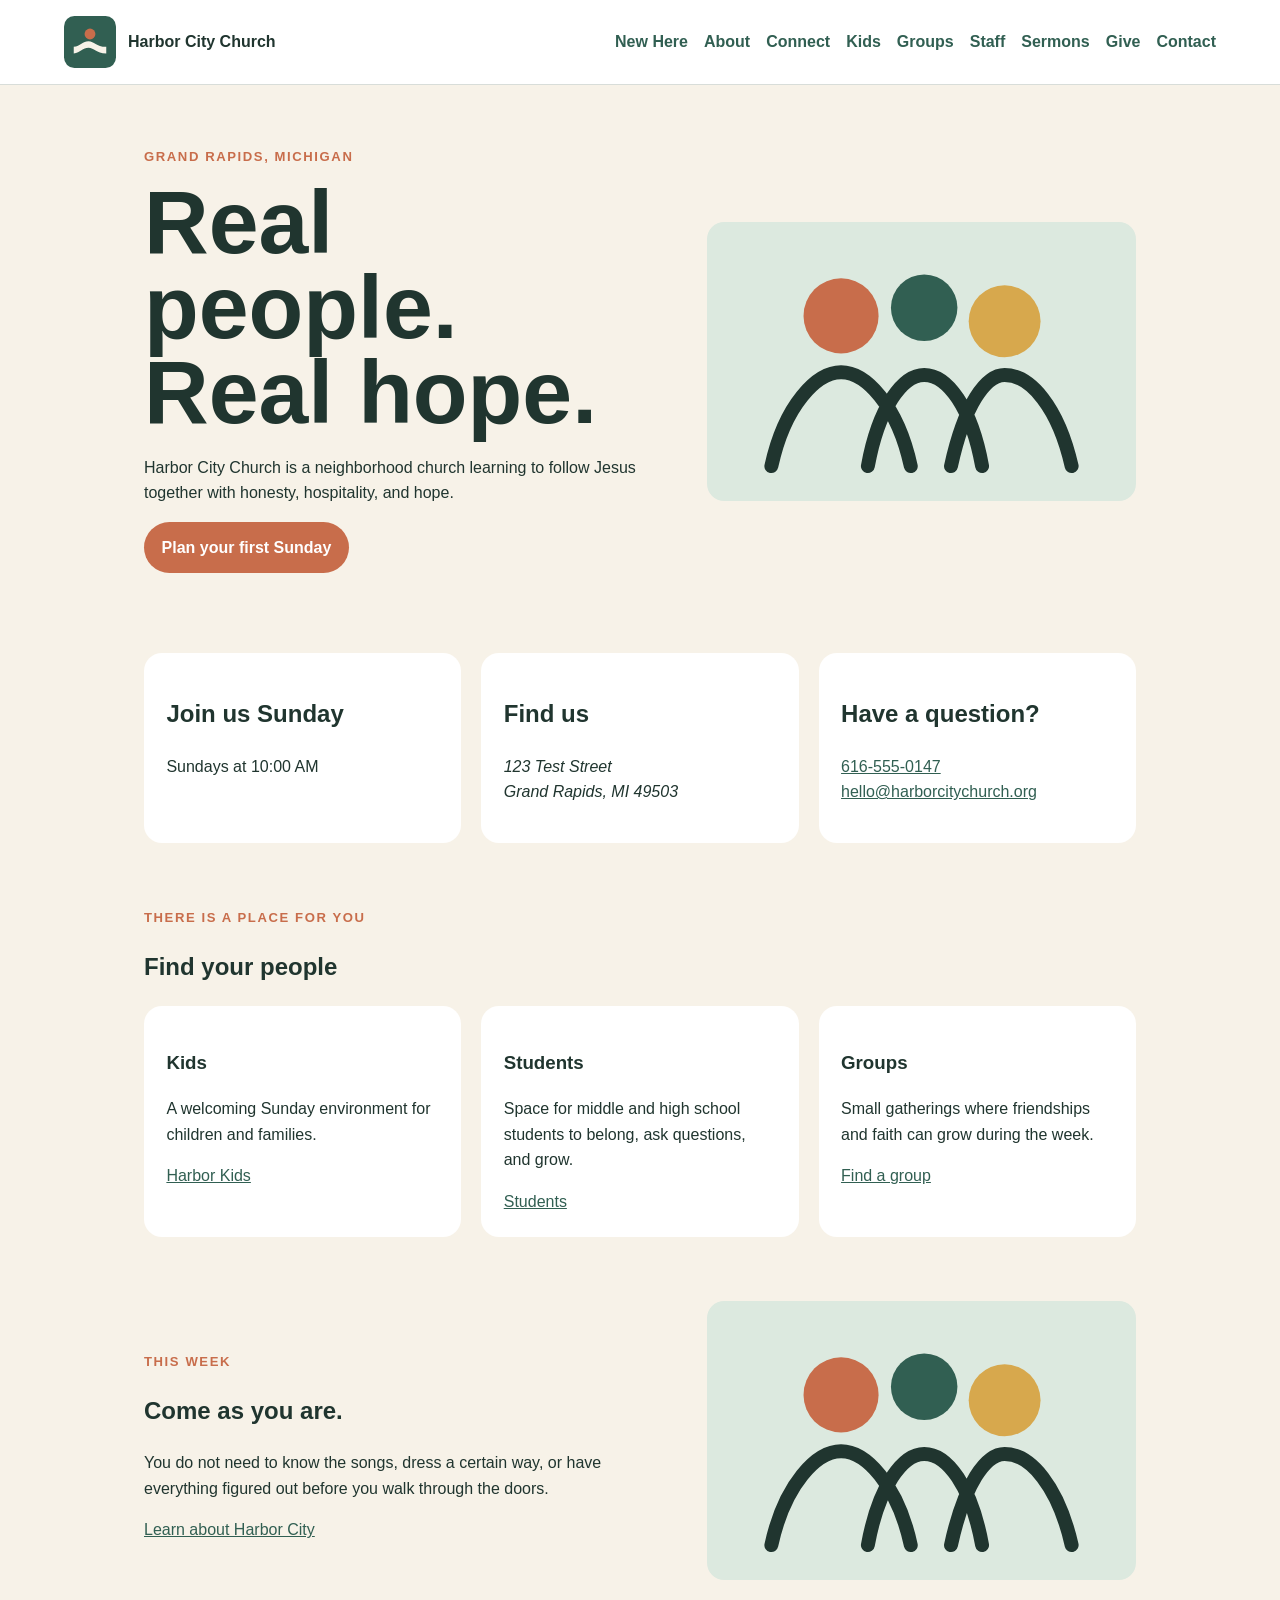
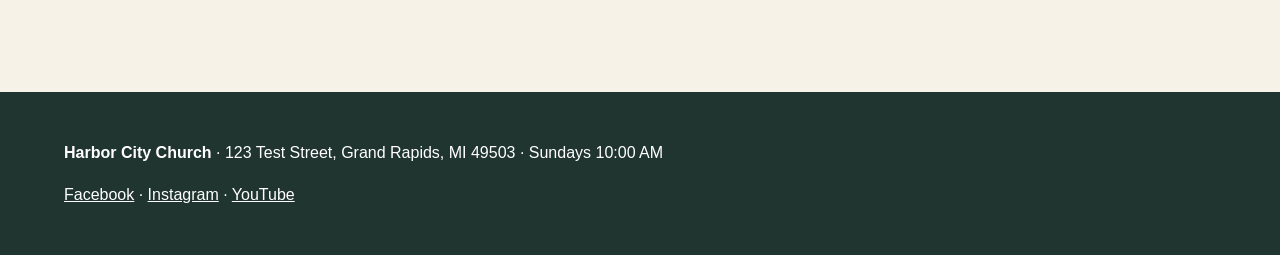
<file: index.html>
<!doctype html>
<html lang="en">
<head>
  <meta charset="utf-8">
  <meta name="viewport" content="width=device-width, initial-scale=1">
  <title>Harbor City Church | Real people. Real hope.</title>
  <meta name="description" content="Harbor City Church in Grand Rapids, Michigan. Join us Sundays at 10:00 AM. Real people. Real hope.">
  <link rel="stylesheet" href="assets/site.css">
</head>
<body>
<header class="site-header">
  <a class="brand" href="index.html"><img src="assets/images/logo.svg" alt="Harbor City Church logo"><span>Harbor City Church</span></a>
  <nav aria-label="Primary">
    <a href="new-here.html">New Here</a>
    <a href="about.html">About</a>
    <a href="connect.html">Connect</a>
    <a href="kids.html">Kids</a>
    <a href="groups.html">Groups</a>
    <a href="staff.html">Staff</a>
    <a href="sermons.html">Sermons</a>
    <a href="give.html">Give</a>
    <a href="contact.html">Contact</a>
  </nav>
</header>
<main>
  <section class="hero">
    <div>
      <p class="eyebrow">Grand Rapids, Michigan</p>
      <h1>Real people.<br>Real hope.</h1>
      <p>Harbor City Church is a neighborhood church learning to follow Jesus together with honesty, hospitality, and hope.</p>
      <p><a class="button" href="new-here.html">Plan your first Sunday</a></p>
    </div>
    <img src="assets/images/community.svg" alt="Illustration of people gathering in community">
  </section>
  <section class="facts">
    <article><h2>Join us Sunday</h2><p>Sundays at 10:00 AM</p></article>
    <article><h2>Find us</h2><address>123 Test Street<br>Grand Rapids, MI 49503</address></article>
    <article><h2>Have a question?</h2><p><a href="tel:+16165550147">616-555-0147</a><br><a href="mailto:hello@harborcitychurch.org">hello@harborcitychurch.org</a></p></article>
  </section>
  <section>
    <p class="eyebrow">There is a place for you</p>
    <h2>Find your people</h2>
    <div class="cards">
      <article><h3>Kids</h3><p>A welcoming Sunday environment for children and families.</p><a href="kids.html">Harbor Kids</a></article>
      <article><h3>Students</h3><p>Space for middle and high school students to belong, ask questions, and grow.</p><a href="students.html">Students</a></article>
      <article><h3>Groups</h3><p>Small gatherings where friendships and faith can grow during the week.</p><a href="groups.html">Find a group</a></article>
    </div>
  </section>
  <section class="split">
    <div><p class="eyebrow">This week</p><h2>Come as you are.</h2><p>You do not need to know the songs, dress a certain way, or have everything figured out before you walk through the doors.</p><a href="about.html">Learn about Harbor City</a></div>
    <img src="assets/images/community.svg" alt="Neighbors talking together outside church">
  </section>
</main>
<footer>
  <p><strong>Harbor City Church</strong> · 123 Test Street, Grand Rapids, MI 49503 · Sundays 10:00 AM</p>
  <p><a href="https://www.facebook.com/harborcitychurchfixture">Facebook</a> · <a href="https://www.instagram.com/harborcitychurchfixture">Instagram</a> · <a href="https://www.youtube.com/@harborcitychurchfixture">YouTube</a></p>
</footer>
</body>
</html>
</file>
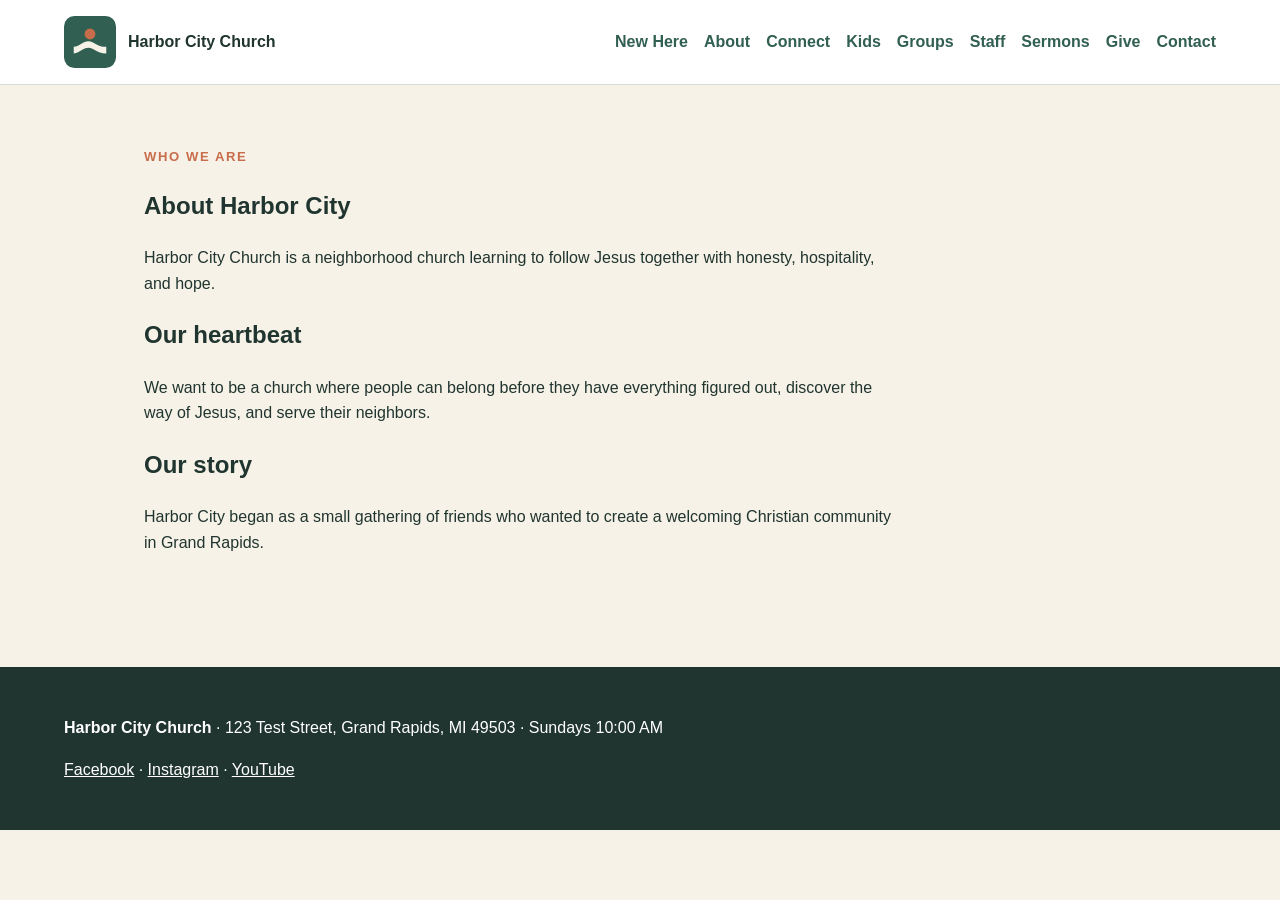
<file: about.html>
<!doctype html><html lang="en"><head><meta charset="utf-8"><meta name="viewport" content="width=device-width,initial-scale=1"><title>About | Harbor City Church</title><meta name="description" content="Learn the story and values of Harbor City Church."><link rel="stylesheet" href="assets/site.css"></head><body><header class="site-header"><a class="brand" href="index.html"><img src="assets/images/logo.svg" alt="Harbor City Church logo"><span>Harbor City Church</span></a><nav aria-label="Primary"><a href="new-here.html">New Here</a><a href="about.html">About</a><a href="connect.html">Connect</a><a href="kids.html">Kids</a><a href="groups.html">Groups</a><a href="staff.html">Staff</a><a href="sermons.html">Sermons</a><a href="give.html">Give</a><a href="contact.html">Contact</a></nav></header><main><section class="content"><p class="eyebrow">Who we are</p><h1>About Harbor City</h1><p>Harbor City Church is a neighborhood church learning to follow Jesus together with honesty, hospitality, and hope.</p><h2>Our heartbeat</h2><p>We want to be a church where people can belong before they have everything figured out, discover the way of Jesus, and serve their neighbors.</p><h2>Our story</h2><p>Harbor City began as a small gathering of friends who wanted to create a welcoming Christian community in Grand Rapids.</p></section></main><footer><p><strong>Harbor City Church</strong> · 123 Test Street, Grand Rapids, MI 49503 · Sundays 10:00 AM</p><p><a href="https://www.facebook.com/harborcitychurchfixture">Facebook</a> · <a href="https://www.instagram.com/harborcitychurchfixture">Instagram</a> · <a href="https://www.youtube.com/@harborcitychurchfixture">YouTube</a></p></footer></body></html>
</file>
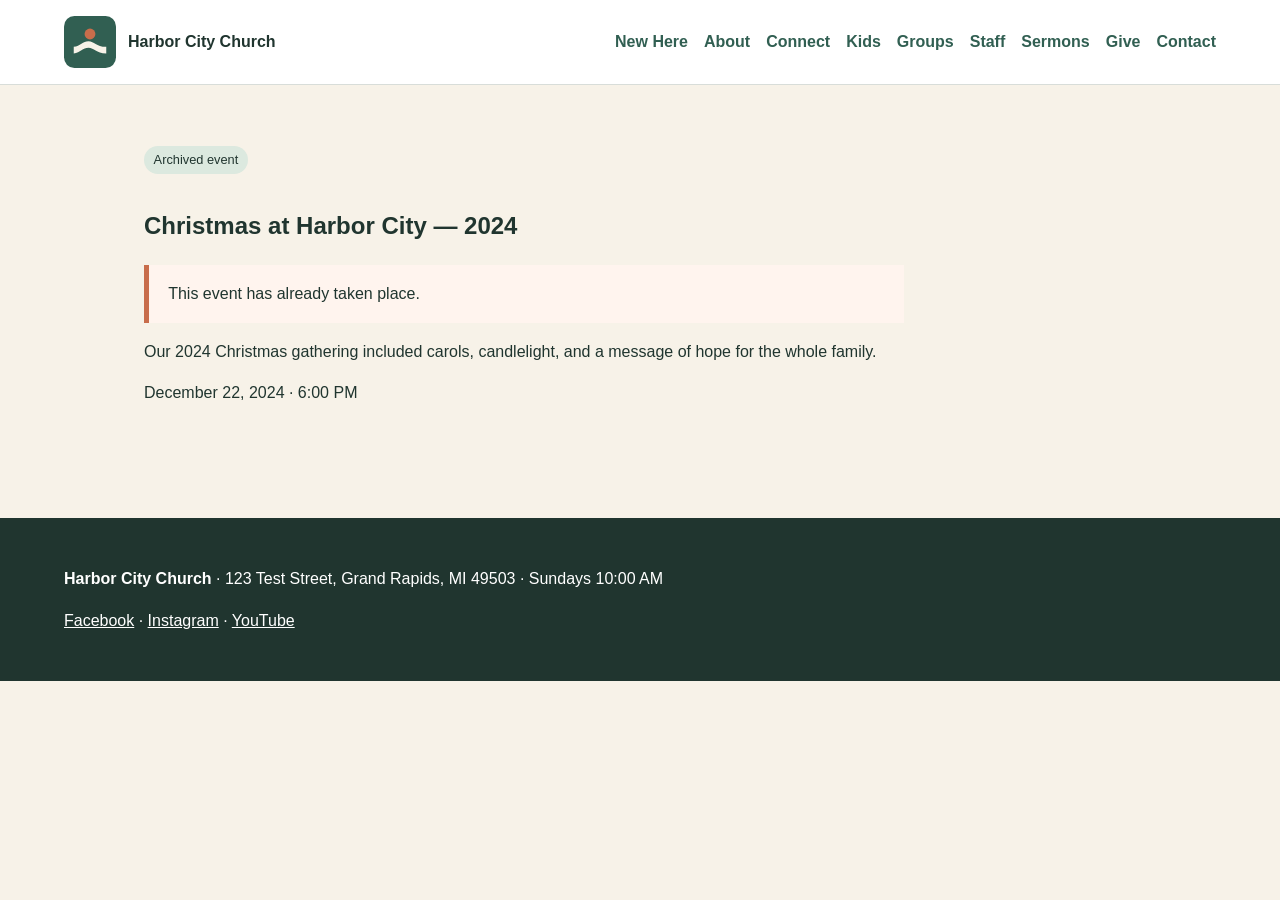
<file: christmas-2024.html>
<!doctype html><html lang="en"><head><meta charset="utf-8"><meta name="viewport" content="width=device-width,initial-scale=1"><title>Christmas 2024 | Harbor City Church</title><meta name="description" content="Archived Christmas 2024 event page."><link rel="stylesheet" href="assets/site.css"></head><body><header class="site-header"><a class="brand" href="index.html"><img src="assets/images/logo.svg" alt="Harbor City Church logo"><span>Harbor City Church</span></a><nav aria-label="Primary"><a href="new-here.html">New Here</a><a href="about.html">About</a><a href="connect.html">Connect</a><a href="kids.html">Kids</a><a href="groups.html">Groups</a><a href="staff.html">Staff</a><a href="sermons.html">Sermons</a><a href="give.html">Give</a><a href="contact.html">Contact</a></nav></header><main><section class="content"><p class="tag">Archived event</p><h1>Christmas at Harbor City — 2024</h1><p class="notice">This event has already taken place.</p><p>Our 2024 Christmas gathering included carols, candlelight, and a message of hope for the whole family.</p><p>December 22, 2024 · 6:00 PM</p></section></main><footer><p><strong>Harbor City Church</strong> · 123 Test Street, Grand Rapids, MI 49503 · Sundays 10:00 AM</p><p><a href="https://www.facebook.com/harborcitychurchfixture">Facebook</a> · <a href="https://www.instagram.com/harborcitychurchfixture">Instagram</a> · <a href="https://www.youtube.com/@harborcitychurchfixture">YouTube</a></p></footer></body></html>
</file>
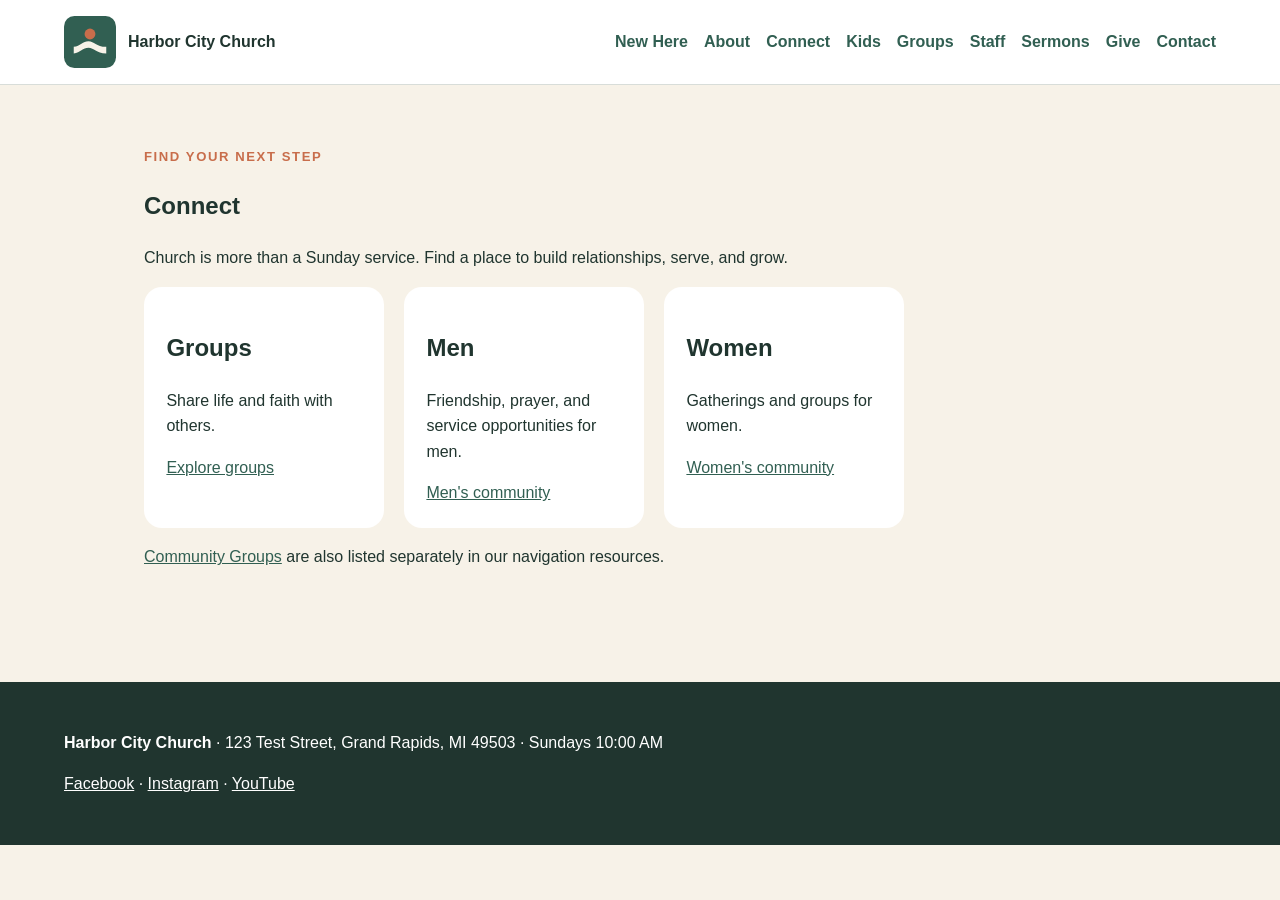
<file: connect.html>
<!doctype html><html lang="en"><head><meta charset="utf-8"><meta name="viewport" content="width=device-width,initial-scale=1"><title>Connect | Harbor City Church</title><meta name="description" content="Ways to connect with ministries and community at Harbor City Church."><link rel="stylesheet" href="assets/site.css"></head><body><header class="site-header"><a class="brand" href="index.html"><img src="assets/images/logo.svg" alt="Harbor City Church logo"><span>Harbor City Church</span></a><nav aria-label="Primary"><a href="new-here.html">New Here</a><a href="about.html">About</a><a href="connect.html">Connect</a><a href="kids.html">Kids</a><a href="groups.html">Groups</a><a href="staff.html">Staff</a><a href="sermons.html">Sermons</a><a href="give.html">Give</a><a href="contact.html">Contact</a></nav></header><main><section class="content"><p class="eyebrow">Find your next step</p><h1>Connect</h1><p>Church is more than a Sunday service. Find a place to build relationships, serve, and grow.</p><div class="cards"><article><h2>Groups</h2><p>Share life and faith with others.</p><a href="groups.html">Explore groups</a></article><article><h2>Men</h2><p>Friendship, prayer, and service opportunities for men.</p><a href="men.html">Men's community</a></article><article><h2>Women</h2><p>Gatherings and groups for women.</p><a href="women.html">Women's community</a></article></div><p><a href="groups.html">Community Groups</a> are also listed separately in our navigation resources.</p></section></main><footer><p><strong>Harbor City Church</strong> · 123 Test Street, Grand Rapids, MI 49503 · Sundays 10:00 AM</p><p><a href="https://www.facebook.com/harborcitychurchfixture">Facebook</a> · <a href="https://www.instagram.com/harborcitychurchfixture">Instagram</a> · <a href="https://www.youtube.com/@harborcitychurchfixture">YouTube</a></p></footer></body></html>
</file>
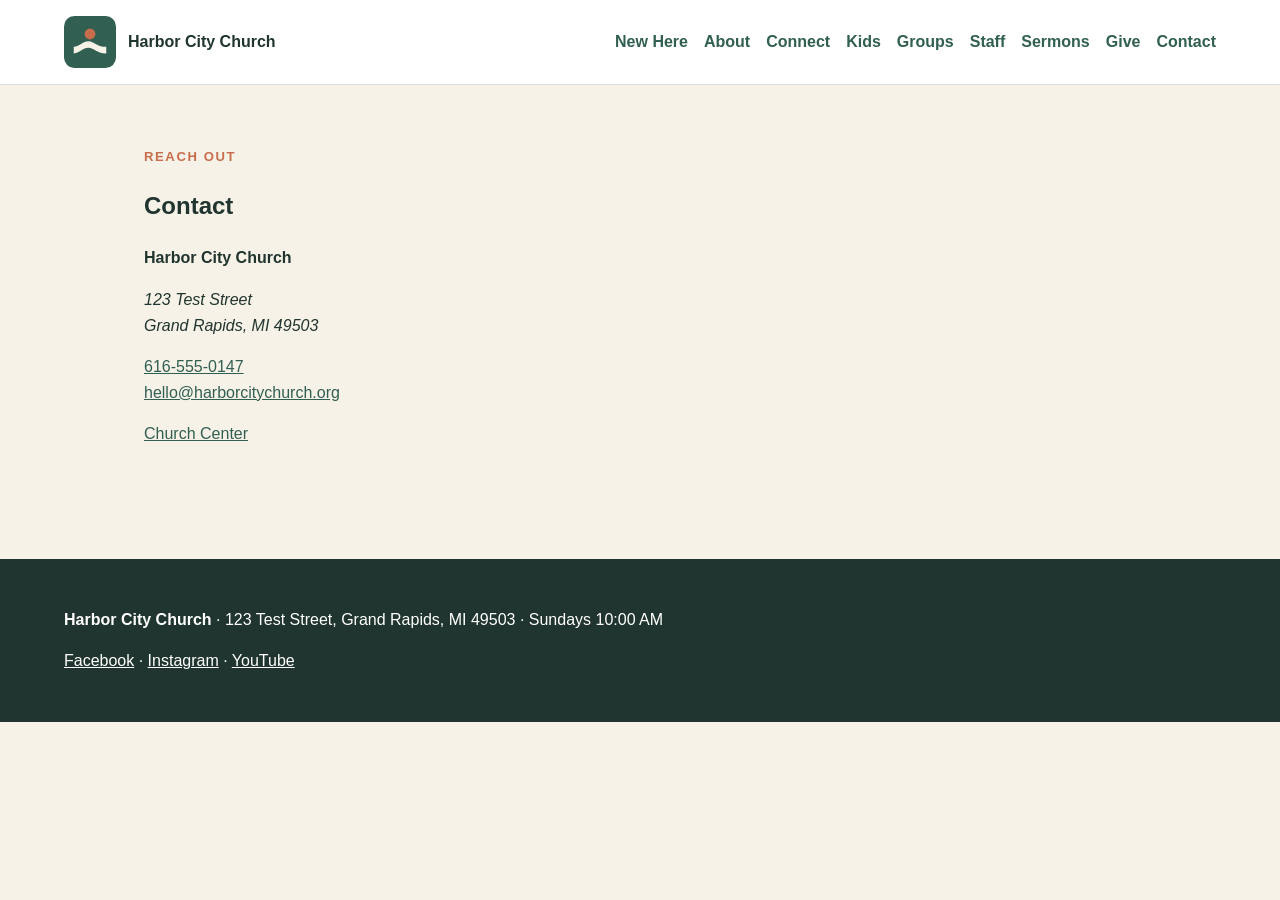
<file: contact.html>
<!doctype html><html lang="en"><head><meta charset="utf-8"><meta name="viewport" content="width=device-width,initial-scale=1"><title>Contact | Harbor City Church</title><meta name="description" content="Contact Harbor City Church in Grand Rapids."><link rel="stylesheet" href="assets/site.css"></head><body><header class="site-header"><a class="brand" href="index.html"><img src="assets/images/logo.svg" alt="Harbor City Church logo"><span>Harbor City Church</span></a><nav aria-label="Primary"><a href="new-here.html">New Here</a><a href="about.html">About</a><a href="connect.html">Connect</a><a href="kids.html">Kids</a><a href="groups.html">Groups</a><a href="staff.html">Staff</a><a href="sermons.html">Sermons</a><a href="give.html">Give</a><a href="contact.html">Contact</a></nav></header><main><section class="content"><p class="eyebrow">Reach out</p><h1>Contact</h1><p><strong>Harbor City Church</strong></p><address>123 Test Street<br>Grand Rapids, MI 49503</address><p><a href="tel:+16165550147">616-555-0147</a><br><a href="mailto:hello@harborcitychurch.org">hello@harborcitychurch.org</a></p><p><a href="https://harborcitychurch.churchcenter.com">Church Center</a></p></section></main><footer><p><strong>Harbor City Church</strong> · 123 Test Street, Grand Rapids, MI 49503 · Sundays 10:00 AM</p><p><a href="https://www.facebook.com/harborcitychurchfixture">Facebook</a> · <a href="https://www.instagram.com/harborcitychurchfixture">Instagram</a> · <a href="https://www.youtube.com/@harborcitychurchfixture">YouTube</a></p></footer></body></html>
</file>
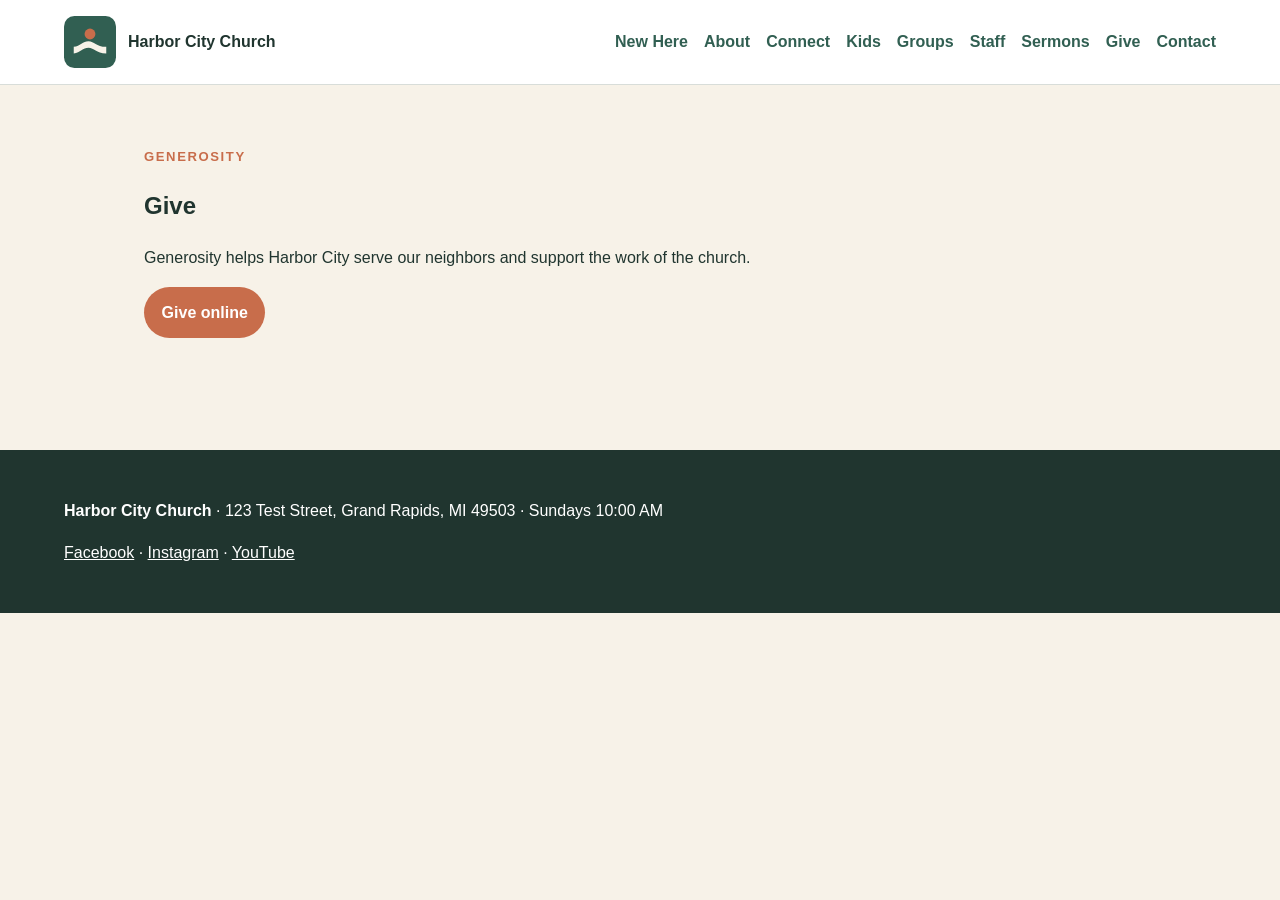
<file: give.html>
<!doctype html><html lang="en"><head><meta charset="utf-8"><meta name="viewport" content="width=device-width,initial-scale=1"><title>Give | Harbor City Church</title><meta name="description" content="Ways to support the mission of Harbor City Church."><link rel="stylesheet" href="assets/site.css"></head><body><header class="site-header"><a class="brand" href="index.html"><img src="assets/images/logo.svg" alt="Harbor City Church logo"><span>Harbor City Church</span></a><nav aria-label="Primary"><a href="new-here.html">New Here</a><a href="about.html">About</a><a href="connect.html">Connect</a><a href="kids.html">Kids</a><a href="groups.html">Groups</a><a href="staff.html">Staff</a><a href="sermons.html">Sermons</a><a href="give.html">Give</a><a href="contact.html">Contact</a></nav></header><main><section class="content"><p class="eyebrow">Generosity</p><h1>Give</h1><p>Generosity helps Harbor City serve our neighbors and support the work of the church.</p><p><a class="button" href="https://harborcitychurch.churchcenter.com/giving">Give online</a></p></section></main><footer><p><strong>Harbor City Church</strong> · 123 Test Street, Grand Rapids, MI 49503 · Sundays 10:00 AM</p><p><a href="https://www.facebook.com/harborcitychurchfixture">Facebook</a> · <a href="https://www.instagram.com/harborcitychurchfixture">Instagram</a> · <a href="https://www.youtube.com/@harborcitychurchfixture">YouTube</a></p></footer></body></html>
</file>
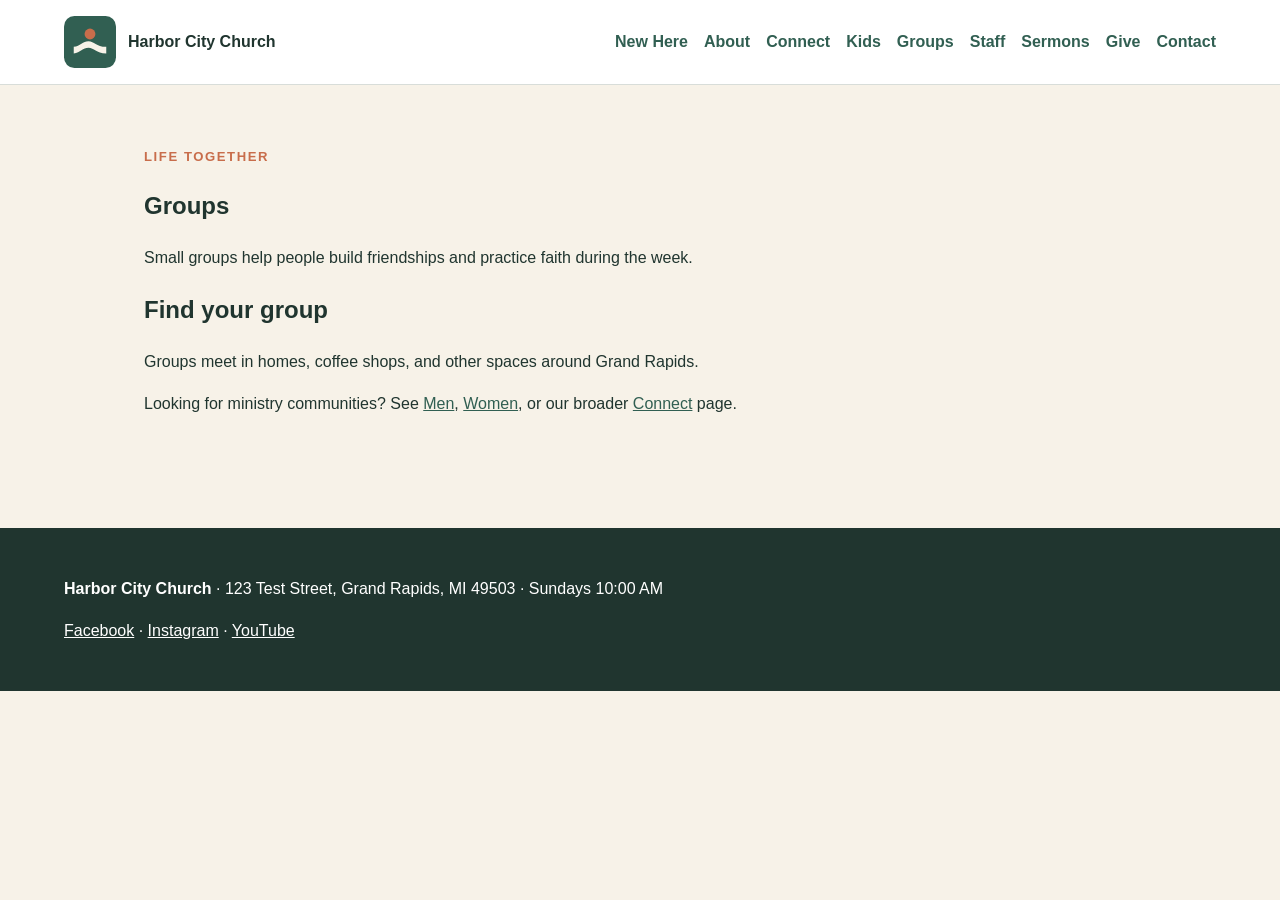
<file: groups.html>
<!doctype html><html lang="en"><head><meta charset="utf-8"><meta name="viewport" content="width=device-width,initial-scale=1"><title>Groups | Harbor City Church</title><meta name="description" content="Small groups and community at Harbor City Church."><link rel="stylesheet" href="assets/site.css"></head><body><header class="site-header"><a class="brand" href="index.html"><img src="assets/images/logo.svg" alt="Harbor City Church logo"><span>Harbor City Church</span></a><nav aria-label="Primary"><a href="new-here.html">New Here</a><a href="about.html">About</a><a href="connect.html">Connect</a><a href="kids.html">Kids</a><a href="groups.html">Groups</a><a href="staff.html">Staff</a><a href="sermons.html">Sermons</a><a href="give.html">Give</a><a href="contact.html">Contact</a></nav></header><main><section class="content"><p class="eyebrow">Life together</p><h1>Groups</h1><p>Small groups help people build friendships and practice faith during the week.</p><h2>Find your group</h2><p>Groups meet in homes, coffee shops, and other spaces around Grand Rapids.</p><p>Looking for ministry communities? See <a href="men.html">Men</a>, <a href="women.html">Women</a>, or our broader <a href="connect.html">Connect</a> page.</p></section></main><footer><p><strong>Harbor City Church</strong> · 123 Test Street, Grand Rapids, MI 49503 · Sundays 10:00 AM</p><p><a href="https://www.facebook.com/harborcitychurchfixture">Facebook</a> · <a href="https://www.instagram.com/harborcitychurchfixture">Instagram</a> · <a href="https://www.youtube.com/@harborcitychurchfixture">YouTube</a></p></footer></body></html>
</file>
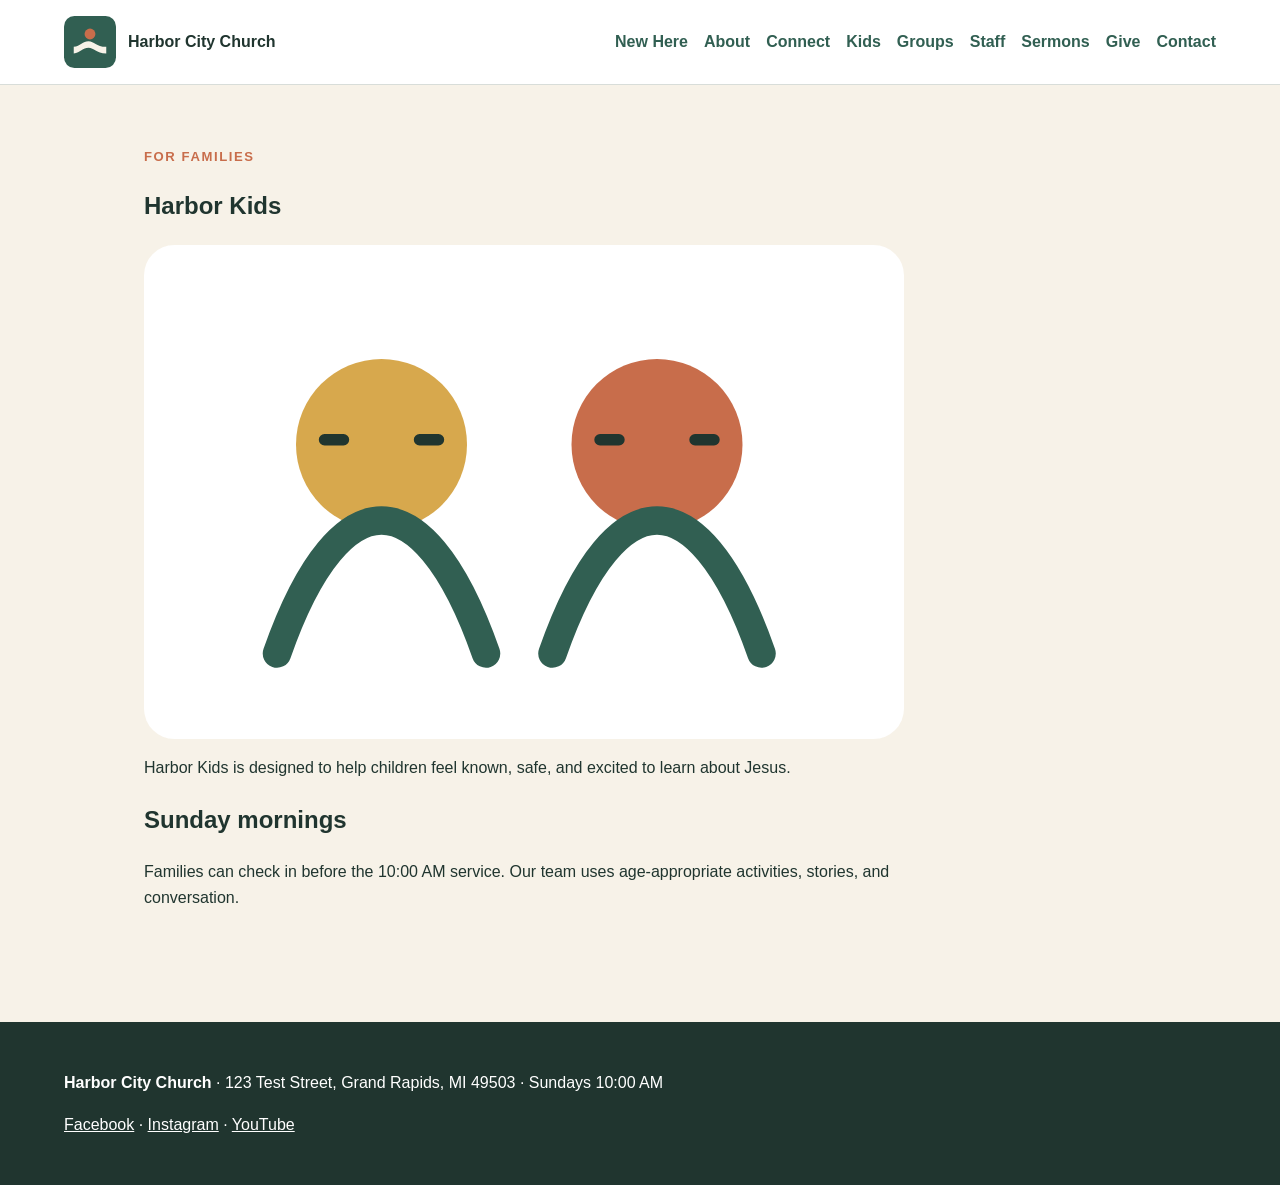
<file: kids.html>
<!doctype html><html lang="en"><head><meta charset="utf-8"><meta name="viewport" content="width=device-width,initial-scale=1"><title>Kids | Harbor City Church</title><meta name="description" content="Harbor Kids ministry information for families."><link rel="stylesheet" href="assets/site.css"></head><body><header class="site-header"><a class="brand" href="index.html"><img src="assets/images/logo.svg" alt="Harbor City Church logo"><span>Harbor City Church</span></a><nav aria-label="Primary"><a href="new-here.html">New Here</a><a href="about.html">About</a><a href="connect.html">Connect</a><a href="kids.html">Kids</a><a href="groups.html">Groups</a><a href="staff.html">Staff</a><a href="sermons.html">Sermons</a><a href="give.html">Give</a><a href="contact.html">Contact</a></nav></header><main><section class="content"><p class="eyebrow">For families</p><h1>Harbor Kids</h1><img src="assets/images/kids.svg" alt="Illustration of two children"><p>Harbor Kids is designed to help children feel known, safe, and excited to learn about Jesus.</p><h2>Sunday mornings</h2><p>Families can check in before the 10:00 AM service. Our team uses age-appropriate activities, stories, and conversation.</p></section></main><footer><p><strong>Harbor City Church</strong> · 123 Test Street, Grand Rapids, MI 49503 · Sundays 10:00 AM</p><p><a href="https://www.facebook.com/harborcitychurchfixture">Facebook</a> · <a href="https://www.instagram.com/harborcitychurchfixture">Instagram</a> · <a href="https://www.youtube.com/@harborcitychurchfixture">YouTube</a></p></footer></body></html>
</file>
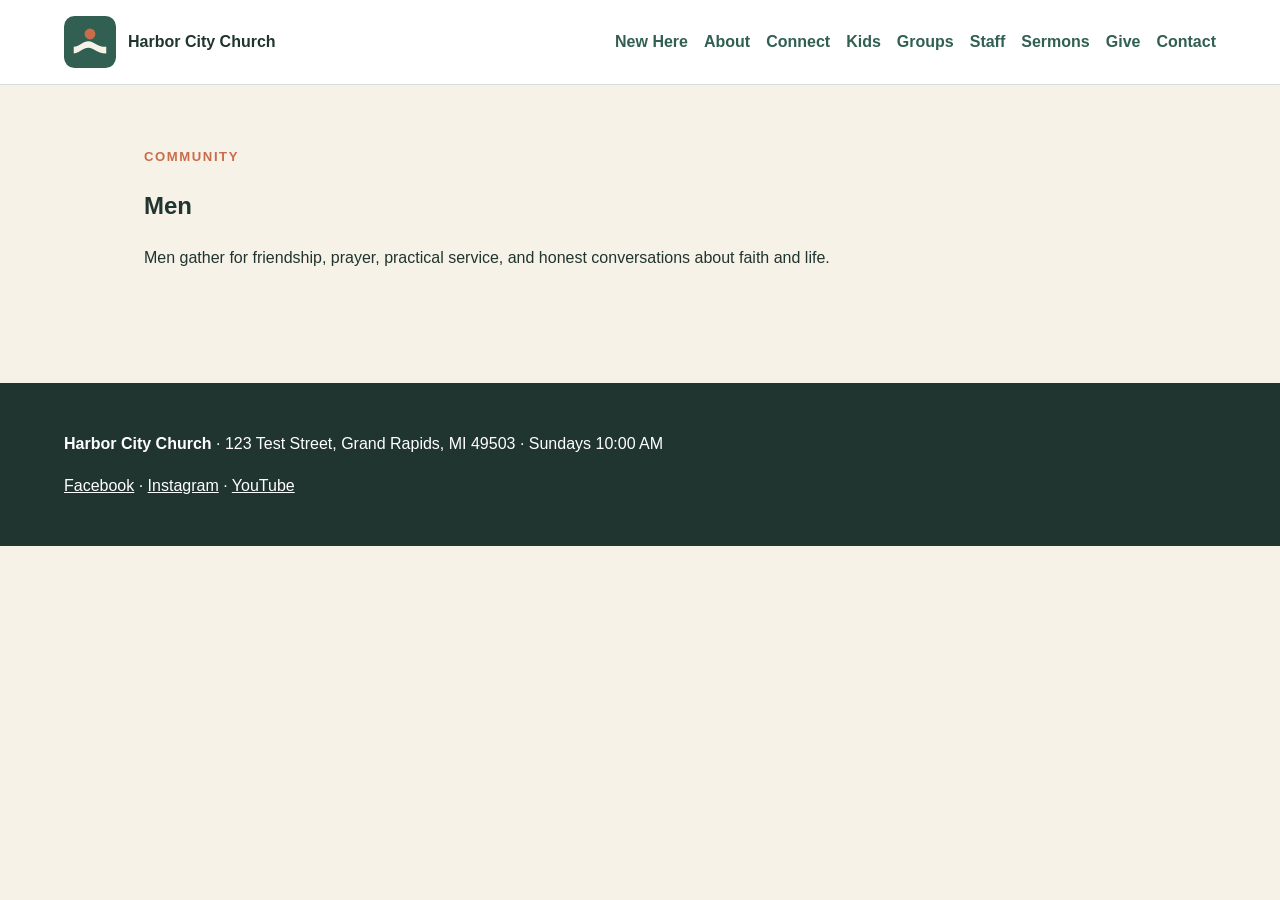
<file: men.html>
<!doctype html><html lang="en"><head><meta charset="utf-8"><meta name="viewport" content="width=device-width,initial-scale=1"><title>Men | Harbor City Church</title><meta name="description" content="Men's ministry at Harbor City Church."><link rel="stylesheet" href="assets/site.css"></head><body><header class="site-header"><a class="brand" href="index.html"><img src="assets/images/logo.svg" alt="Harbor City Church logo"><span>Harbor City Church</span></a><nav aria-label="Primary"><a href="new-here.html">New Here</a><a href="about.html">About</a><a href="connect.html">Connect</a><a href="kids.html">Kids</a><a href="groups.html">Groups</a><a href="staff.html">Staff</a><a href="sermons.html">Sermons</a><a href="give.html">Give</a><a href="contact.html">Contact</a></nav></header><main><section class="content"><p class="eyebrow">Community</p><h1>Men</h1><p>Men gather for friendship, prayer, practical service, and honest conversations about faith and life.</p></section></main><footer><p><strong>Harbor City Church</strong> · 123 Test Street, Grand Rapids, MI 49503 · Sundays 10:00 AM</p><p><a href="https://www.facebook.com/harborcitychurchfixture">Facebook</a> · <a href="https://www.instagram.com/harborcitychurchfixture">Instagram</a> · <a href="https://www.youtube.com/@harborcitychurchfixture">YouTube</a></p></footer></body></html>
</file>
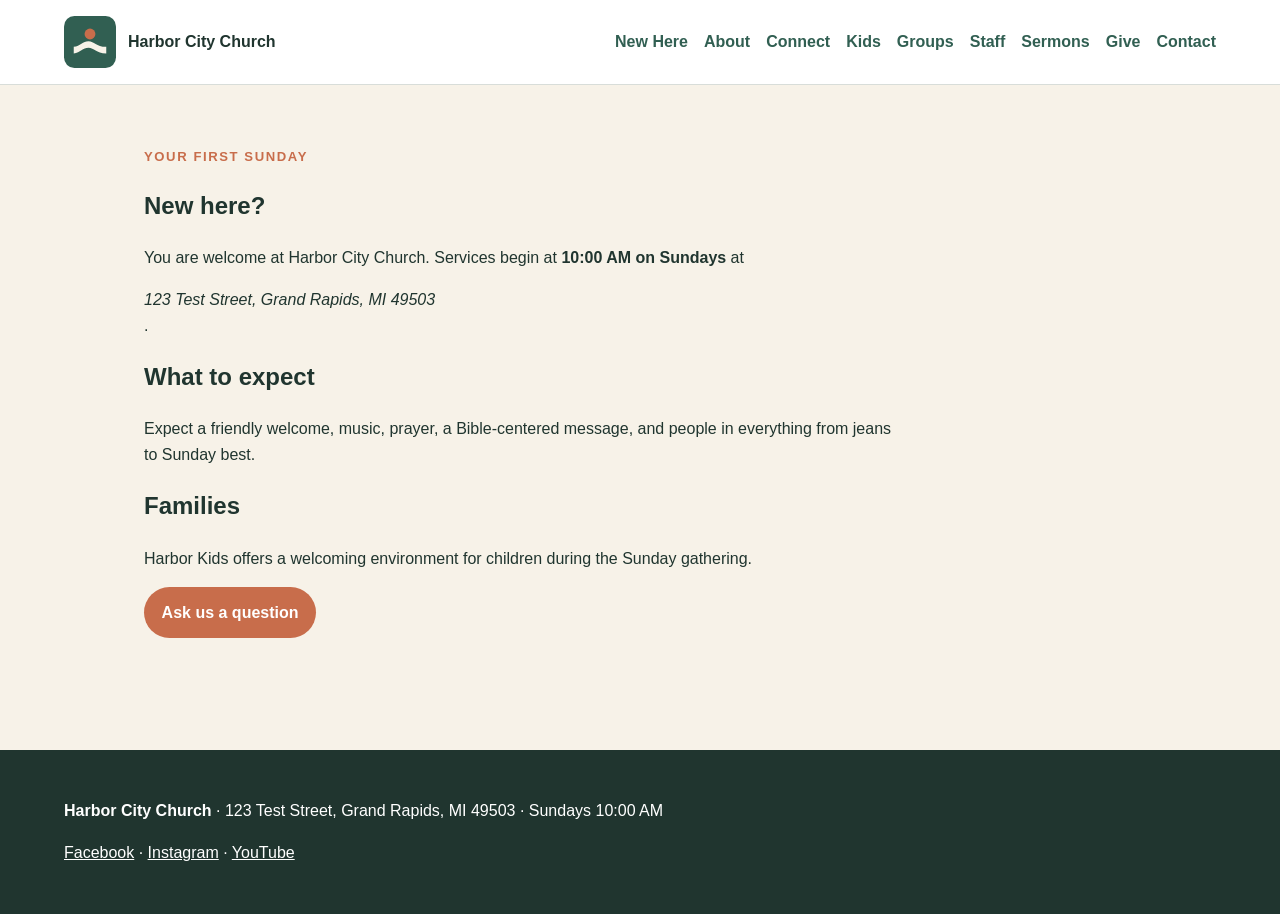
<file: new-here.html>
<!doctype html><html lang="en"><head><meta charset="utf-8"><meta name="viewport" content="width=device-width,initial-scale=1"><title>New Here | Harbor City Church</title><meta name="description" content="What to expect when visiting Harbor City Church."><link rel="stylesheet" href="assets/site.css"></head><body><header class="site-header"><a class="brand" href="index.html"><img src="assets/images/logo.svg" alt="Harbor City Church logo"><span>Harbor City Church</span></a><nav aria-label="Primary"><a href="new-here.html">New Here</a><a href="about.html">About</a><a href="connect.html">Connect</a><a href="kids.html">Kids</a><a href="groups.html">Groups</a><a href="staff.html">Staff</a><a href="sermons.html">Sermons</a><a href="give.html">Give</a><a href="contact.html">Contact</a></nav></header><main><section class="content"><p class="eyebrow">Your first Sunday</p><h1>New here?</h1><p>You are welcome at Harbor City Church. Services begin at <strong>10:00 AM on Sundays</strong> at <address>123 Test Street, Grand Rapids, MI 49503</address>.</p><h2>What to expect</h2><p>Expect a friendly welcome, music, prayer, a Bible-centered message, and people in everything from jeans to Sunday best.</p><h2>Families</h2><p>Harbor Kids offers a welcoming environment for children during the Sunday gathering.</p><p><a class="button" href="contact.html">Ask us a question</a></p></section></main><footer><p><strong>Harbor City Church</strong> · 123 Test Street, Grand Rapids, MI 49503 · Sundays 10:00 AM</p><p><a href="https://www.facebook.com/harborcitychurchfixture">Facebook</a> · <a href="https://www.instagram.com/harborcitychurchfixture">Instagram</a> · <a href="https://www.youtube.com/@harborcitychurchfixture">YouTube</a></p></footer></body></html>
</file>
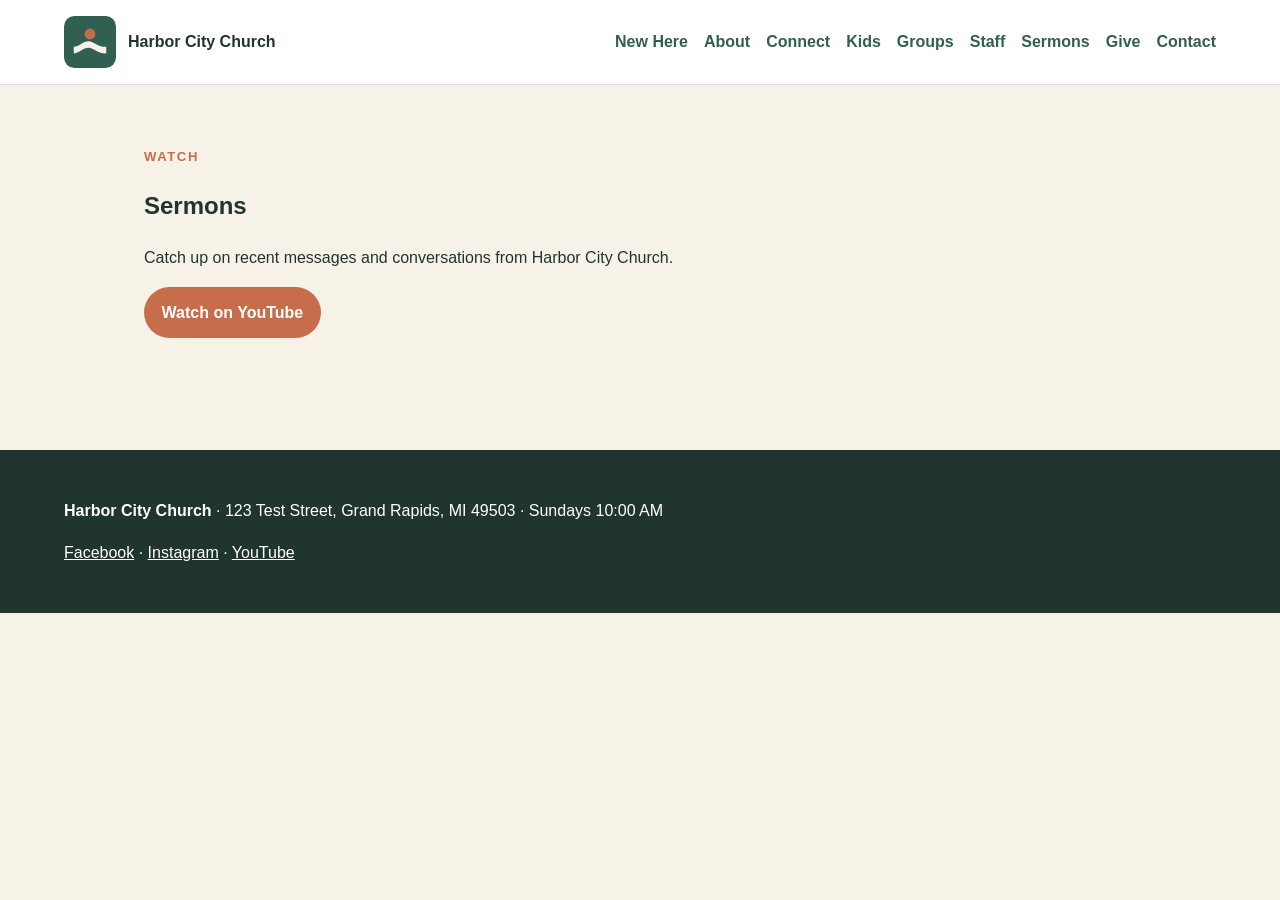
<file: sermons.html>
<!doctype html><html lang="en"><head><meta charset="utf-8"><meta name="viewport" content="width=device-width,initial-scale=1"><title>Sermons | Harbor City Church</title><meta name="description" content="Watch messages and connect with Harbor City Church online."><link rel="stylesheet" href="assets/site.css"></head><body><header class="site-header"><a class="brand" href="index.html"><img src="assets/images/logo.svg" alt="Harbor City Church logo"><span>Harbor City Church</span></a><nav aria-label="Primary"><a href="new-here.html">New Here</a><a href="about.html">About</a><a href="connect.html">Connect</a><a href="kids.html">Kids</a><a href="groups.html">Groups</a><a href="staff.html">Staff</a><a href="sermons.html">Sermons</a><a href="give.html">Give</a><a href="contact.html">Contact</a></nav></header><main><section class="content"><p class="eyebrow">Watch</p><h1>Sermons</h1><p>Catch up on recent messages and conversations from Harbor City Church.</p><p><a class="button" href="https://www.youtube.com/@harborcitychurchfixture">Watch on YouTube</a></p></section></main><footer><p><strong>Harbor City Church</strong> · 123 Test Street, Grand Rapids, MI 49503 · Sundays 10:00 AM</p><p><a href="https://www.facebook.com/harborcitychurchfixture">Facebook</a> · <a href="https://www.instagram.com/harborcitychurchfixture">Instagram</a> · <a href="https://www.youtube.com/@harborcitychurchfixture">YouTube</a></p></footer></body></html>
</file>
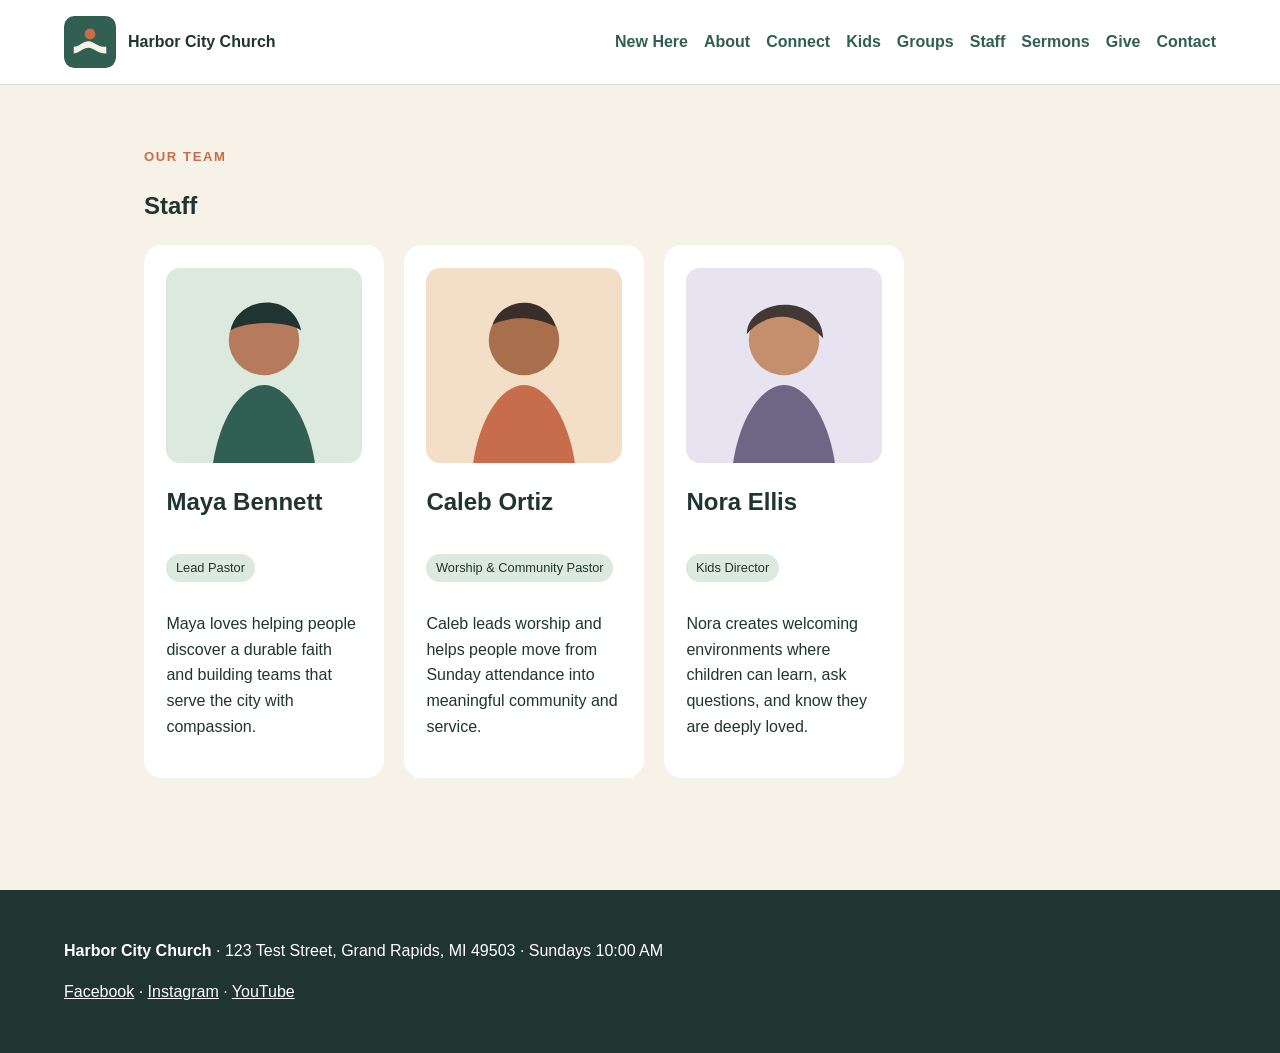
<file: staff.html>
<!doctype html><html lang="en"><head><meta charset="utf-8"><meta name="viewport" content="width=device-width,initial-scale=1"><title>Staff | Harbor City Church</title><meta name="description" content="Meet the Harbor City Church team."><link rel="stylesheet" href="assets/site.css"></head><body><header class="site-header"><a class="brand" href="index.html"><img src="assets/images/logo.svg" alt="Harbor City Church logo"><span>Harbor City Church</span></a><nav aria-label="Primary"><a href="new-here.html">New Here</a><a href="about.html">About</a><a href="connect.html">Connect</a><a href="kids.html">Kids</a><a href="groups.html">Groups</a><a href="staff.html">Staff</a><a href="sermons.html">Sermons</a><a href="give.html">Give</a><a href="contact.html">Contact</a></nav></header><main><section class="content"><p class="eyebrow">Our team</p><h1>Staff</h1><div class="staff-grid"><article class="staff-card"><img src="assets/images/maya-bennett.svg" alt="Illustrated portrait of Maya Bennett"><h2>Maya Bennett</h2><p class="tag">Lead Pastor</p><p>Maya loves helping people discover a durable faith and building teams that serve the city with compassion.</p></article><article class="staff-card"><img src="assets/images/caleb-ortiz.svg" alt="Illustrated portrait of Caleb Ortiz"><h2>Caleb Ortiz</h2><p class="tag">Worship & Community Pastor</p><p>Caleb leads worship and helps people move from Sunday attendance into meaningful community and service.</p></article><article class="staff-card"><img src="assets/images/nora-ellis.svg" alt="Illustrated portrait of Nora Ellis"><h2>Nora Ellis</h2><p class="tag">Kids Director</p><p>Nora creates welcoming environments where children can learn, ask questions, and know they are deeply loved.</p></article></div></section></main><footer><p><strong>Harbor City Church</strong> · 123 Test Street, Grand Rapids, MI 49503 · Sundays 10:00 AM</p><p><a href="https://www.facebook.com/harborcitychurchfixture">Facebook</a> · <a href="https://www.instagram.com/harborcitychurchfixture">Instagram</a> · <a href="https://www.youtube.com/@harborcitychurchfixture">YouTube</a></p></footer></body></html>
</file>
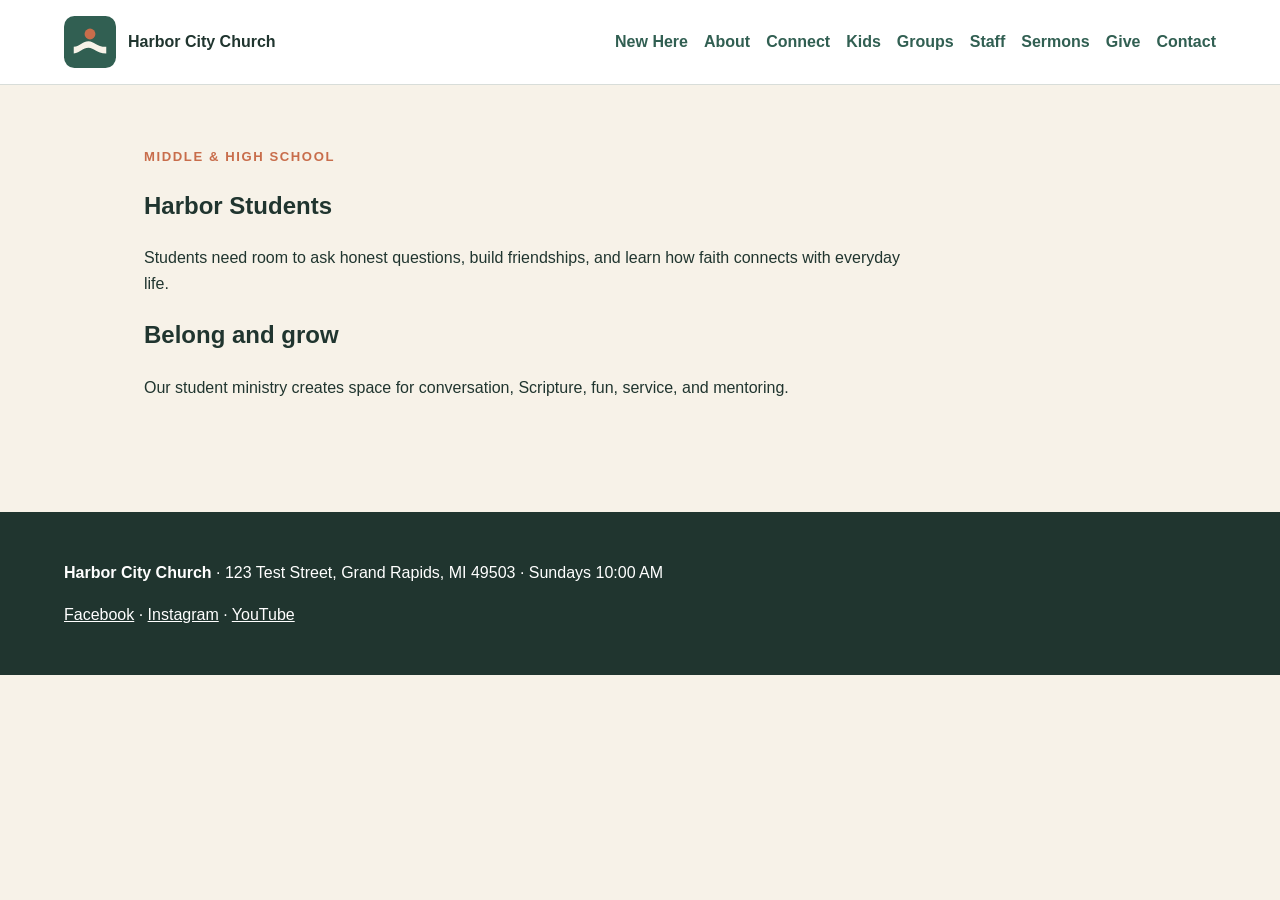
<file: students.html>
<!doctype html><html lang="en"><head><meta charset="utf-8"><meta name="viewport" content="width=device-width,initial-scale=1"><title>Students | Harbor City Church</title><meta name="description" content="Student ministry at Harbor City Church."><link rel="stylesheet" href="assets/site.css"></head><body><header class="site-header"><a class="brand" href="index.html"><img src="assets/images/logo.svg" alt="Harbor City Church logo"><span>Harbor City Church</span></a><nav aria-label="Primary"><a href="new-here.html">New Here</a><a href="about.html">About</a><a href="connect.html">Connect</a><a href="kids.html">Kids</a><a href="groups.html">Groups</a><a href="staff.html">Staff</a><a href="sermons.html">Sermons</a><a href="give.html">Give</a><a href="contact.html">Contact</a></nav></header><main><section class="content"><p class="eyebrow">Middle & high school</p><h1>Harbor Students</h1><p>Students need room to ask honest questions, build friendships, and learn how faith connects with everyday life.</p><h2>Belong and grow</h2><p>Our student ministry creates space for conversation, Scripture, fun, service, and mentoring.</p></section></main><footer><p><strong>Harbor City Church</strong> · 123 Test Street, Grand Rapids, MI 49503 · Sundays 10:00 AM</p><p><a href="https://www.facebook.com/harborcitychurchfixture">Facebook</a> · <a href="https://www.instagram.com/harborcitychurchfixture">Instagram</a> · <a href="https://www.youtube.com/@harborcitychurchfixture">YouTube</a></p></footer></body></html>
</file>
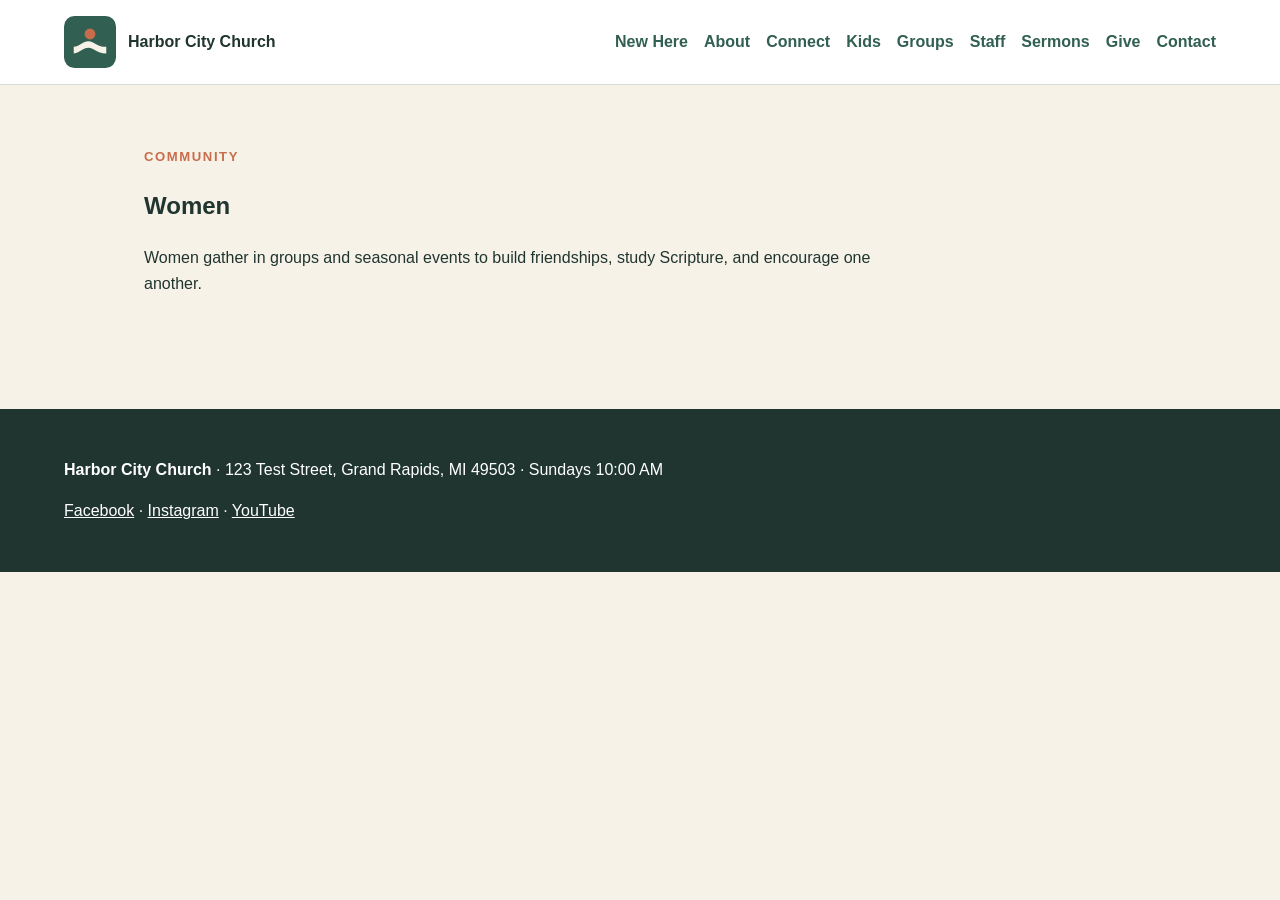
<file: women.html>
<!doctype html><html lang="en"><head><meta charset="utf-8"><meta name="viewport" content="width=device-width,initial-scale=1"><title>Women | Harbor City Church</title><meta name="description" content="Women's ministry at Harbor City Church."><link rel="stylesheet" href="assets/site.css"></head><body><header class="site-header"><a class="brand" href="index.html"><img src="assets/images/logo.svg" alt="Harbor City Church logo"><span>Harbor City Church</span></a><nav aria-label="Primary"><a href="new-here.html">New Here</a><a href="about.html">About</a><a href="connect.html">Connect</a><a href="kids.html">Kids</a><a href="groups.html">Groups</a><a href="staff.html">Staff</a><a href="sermons.html">Sermons</a><a href="give.html">Give</a><a href="contact.html">Contact</a></nav></header><main><section class="content"><p class="eyebrow">Community</p><h1>Women</h1><p>Women gather in groups and seasonal events to build friendships, study Scripture, and encourage one another.</p></section></main><footer><p><strong>Harbor City Church</strong> · 123 Test Street, Grand Rapids, MI 49503 · Sundays 10:00 AM</p><p><a href="https://www.facebook.com/harborcitychurchfixture">Facebook</a> · <a href="https://www.instagram.com/harborcitychurchfixture">Instagram</a> · <a href="https://www.youtube.com/@harborcitychurchfixture">YouTube</a></p></footer></body></html>
</file>
<file: assets/site.css>
:root{--ink:#20352f;--forest:#315f52;--sage:#dce9df;--sand:#f7f2e8;--clay:#c86d4b;--white:#fff}*{box-sizing:border-box}body{margin:0;font-family:Arial,Helvetica,sans-serif;color:var(--ink);background:var(--sand);line-height:1.6}a{color:var(--forest)}img{max-width:100%;display:block}.site-header{display:flex;align-items:center;justify-content:space-between;gap:2rem;padding:1rem 5vw;background:var(--white);border-bottom:1px solid #d8ddd9;position:sticky;top:0}.brand{display:flex;align-items:center;gap:.75rem;text-decoration:none;font-weight:700;color:var(--ink)}.brand img{width:52px;height:52px}.site-header nav{display:flex;flex-wrap:wrap;gap:1rem}.site-header nav a{text-decoration:none;font-weight:600}main{max-width:1120px;margin:auto;padding:3rem 5vw}section{margin:0 0 4rem}.hero,.split{display:grid;grid-template-columns:1.2fr 1fr;gap:3rem;align-items:center}.hero h1{font-size:clamp(2.8rem,7vw,5.6rem);line-height:.95;margin:.4rem 0 1.2rem}.eyebrow{text-transform:uppercase;letter-spacing:.12em;font-weight:700;color:var(--clay);font-size:.82rem}.button{display:inline-block;background:var(--clay);color:white;padding:.8rem 1.1rem;border-radius:999px;text-decoration:none;font-weight:700}.facts,.cards,.staff-grid{display:grid;grid-template-columns:repeat(3,1fr);gap:1.25rem}.facts article,.cards article,.staff-card{background:var(--white);padding:1.4rem;border-radius:18px}.staff-card img{border-radius:14px;margin-bottom:1rem}.content{max-width:760px}.notice{padding:1rem 1.2rem;border-left:5px solid var(--clay);background:#fff4ee}.tag{display:inline-block;background:var(--sage);padding:.25rem .6rem;border-radius:999px;font-size:.8rem}footer{padding:2rem 5vw;background:var(--ink);color:white}footer a{color:white}@media(max-width:760px){.site-header{align-items:flex-start;flex-direction:column}.hero,.split,.facts,.cards,.staff-grid{grid-template-columns:1fr}}
</file>
